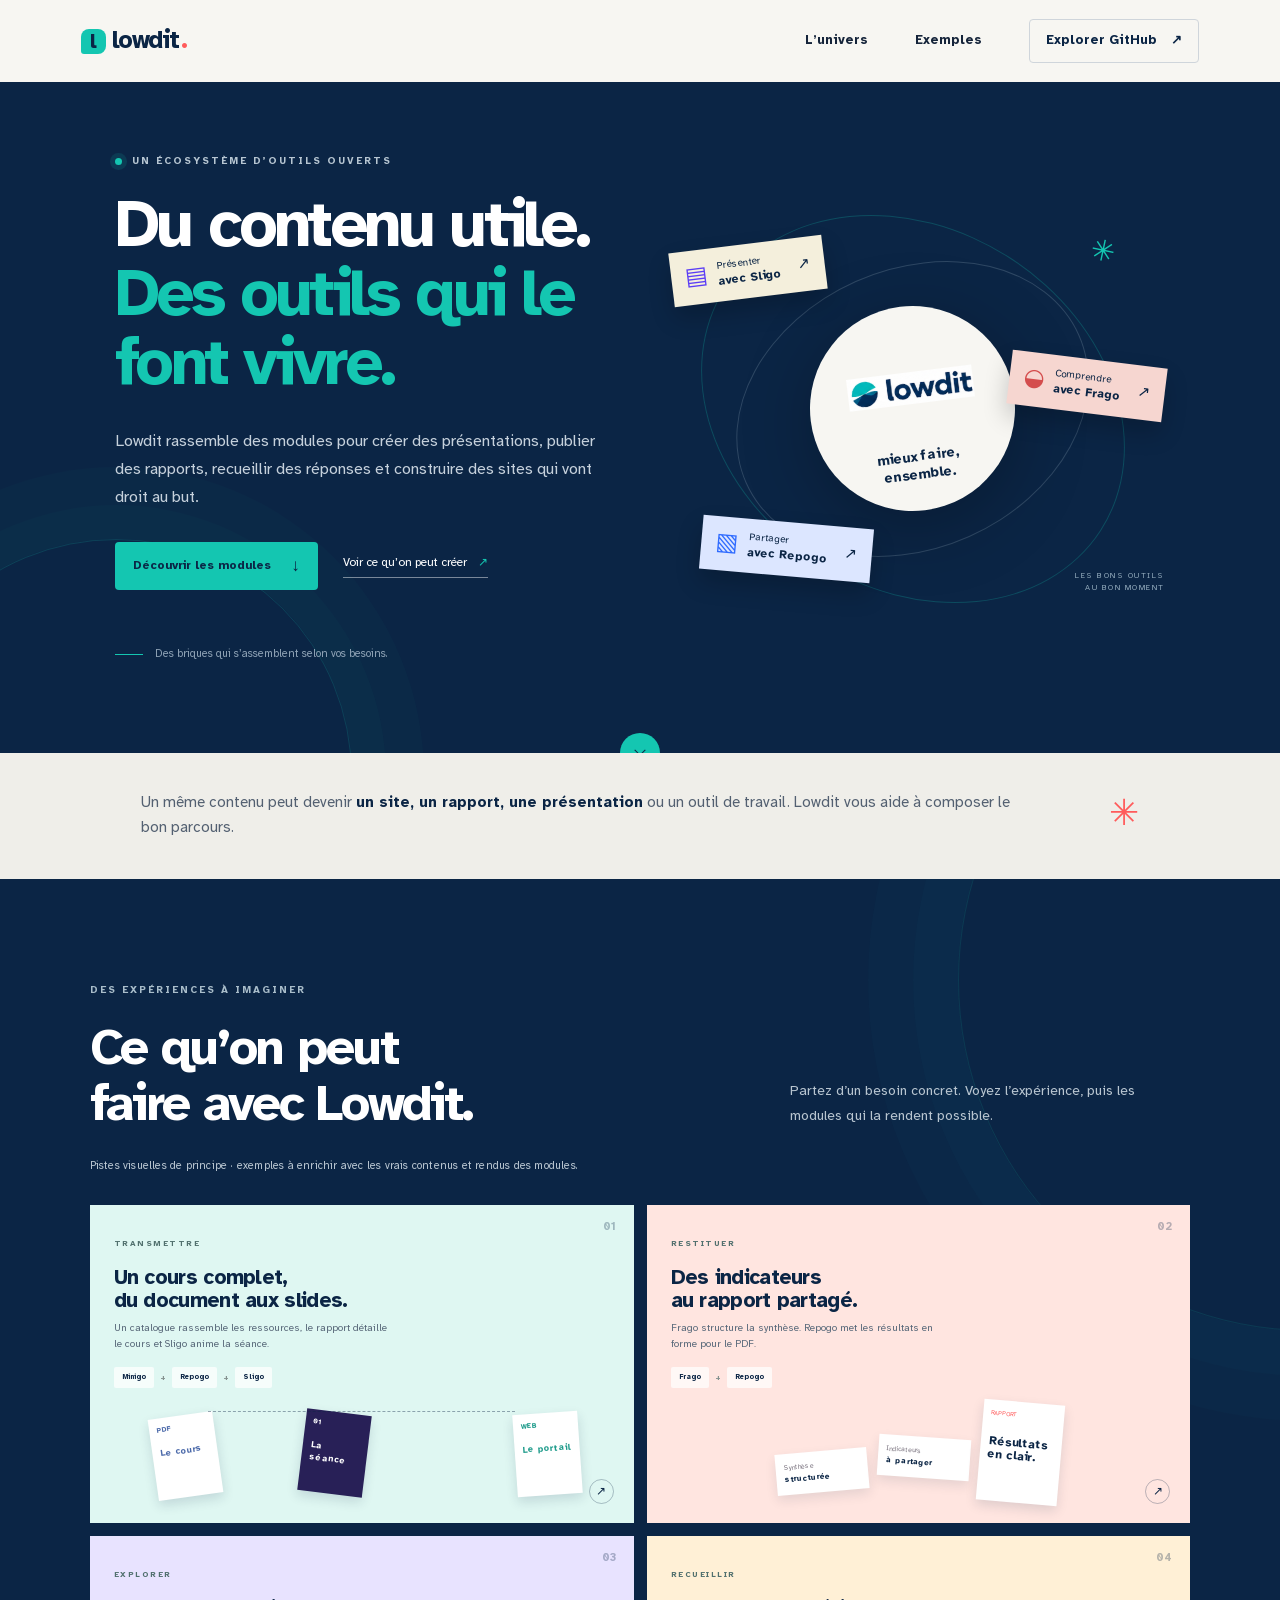
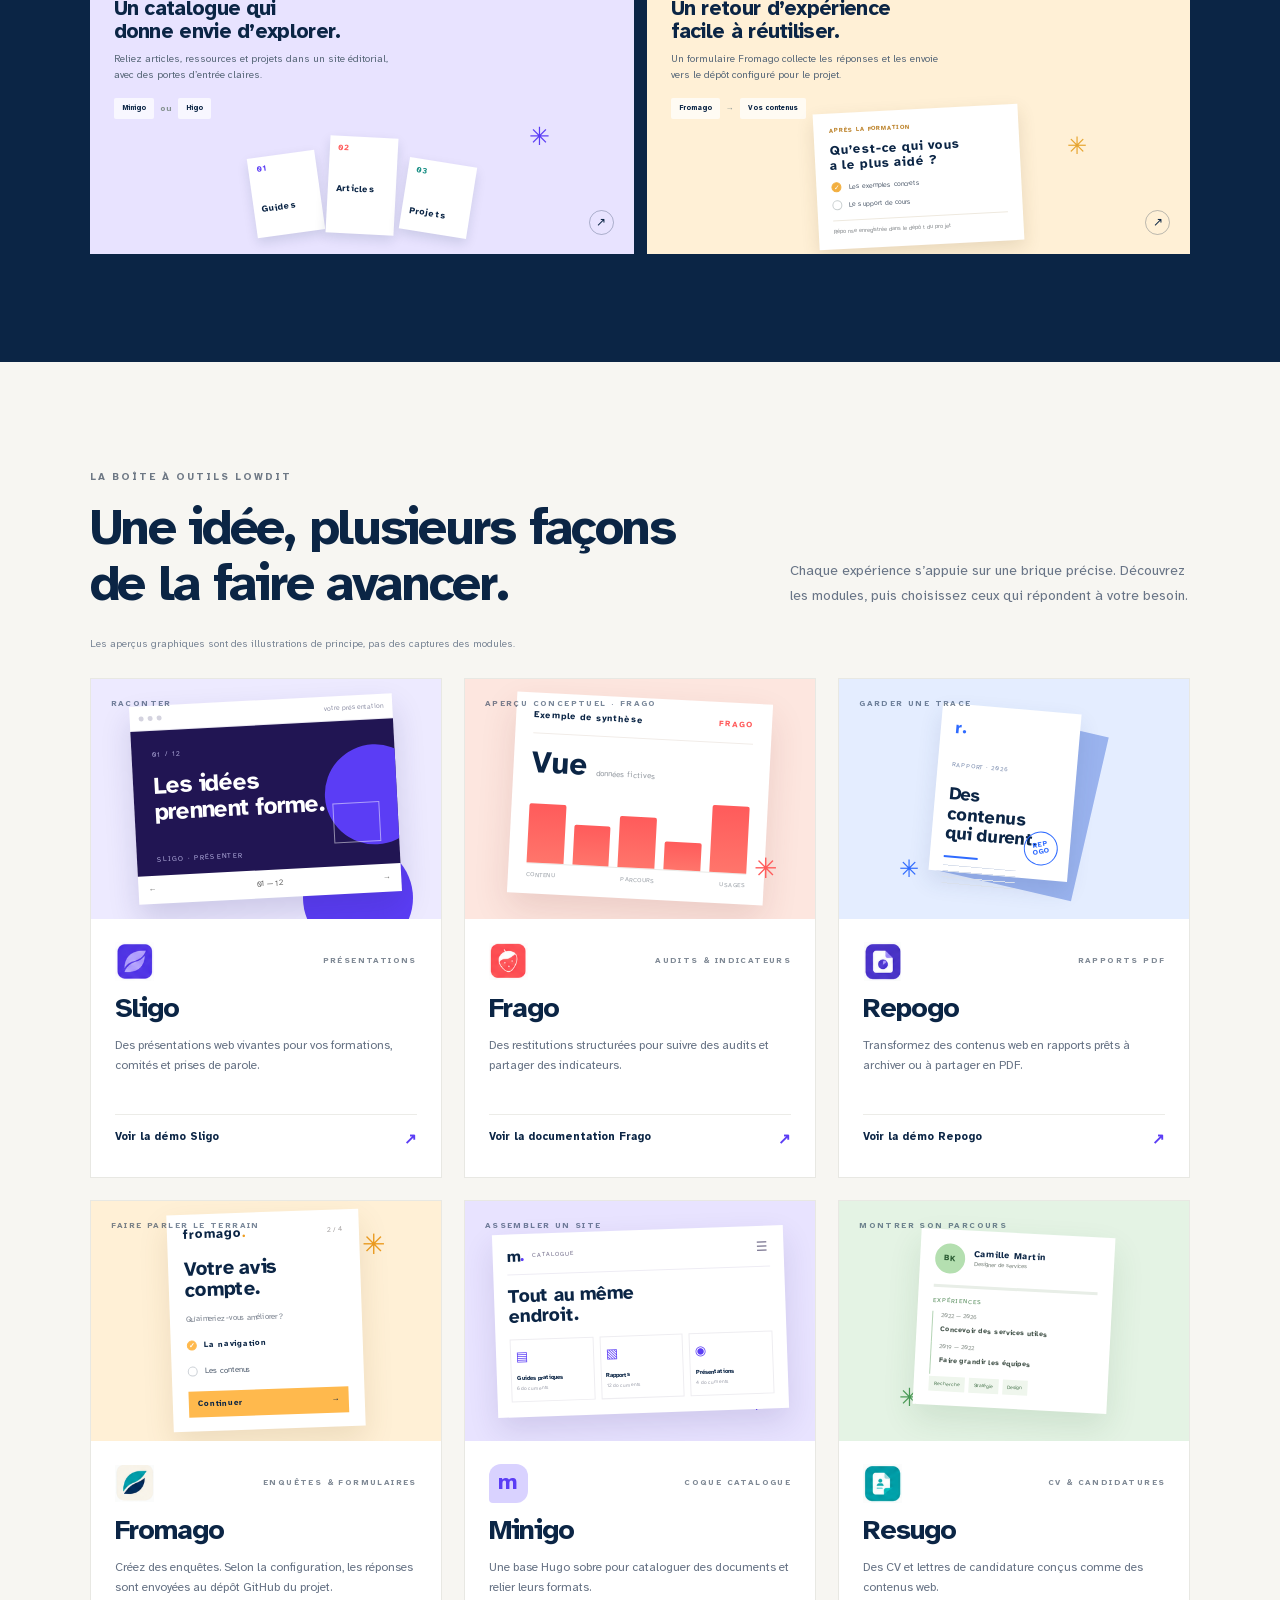
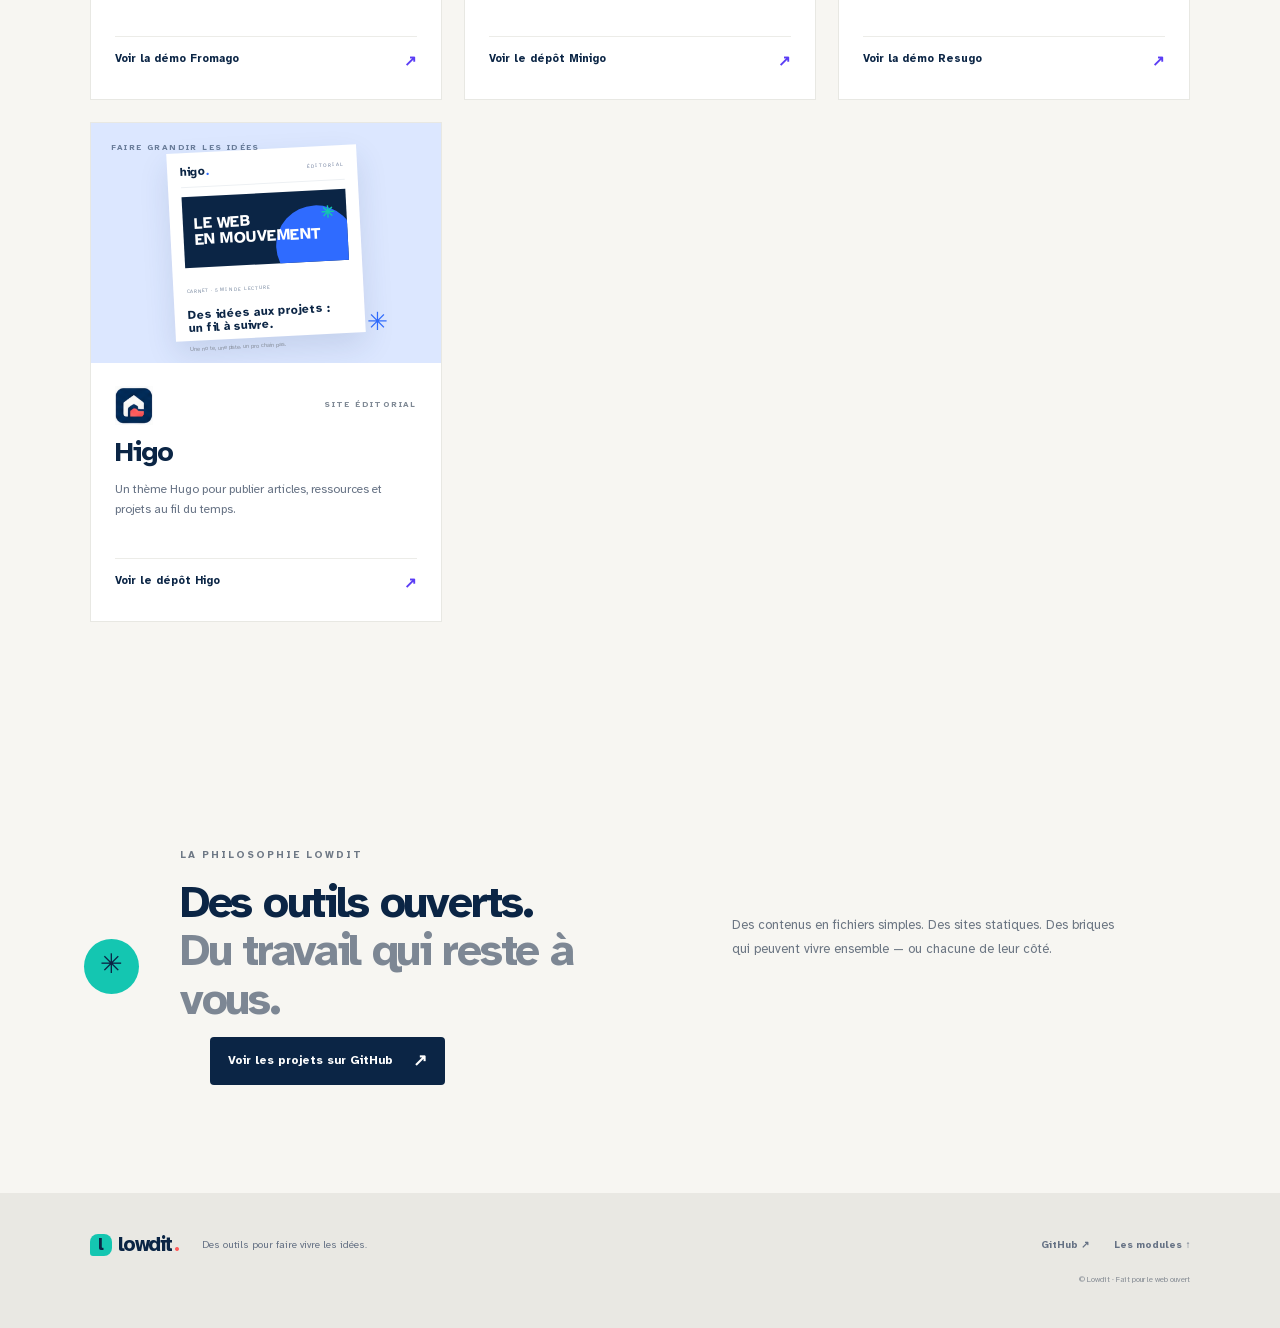
<file: index.html>
<!doctype html>
<html lang="fr">
<head>
  <meta charset="utf-8">
  <meta name="viewport" content="width=device-width, initial-scale=1">
  <meta name="theme-color" content="#0b2545">
  <meta name="description" content="Lowdit imagine des outils ouverts pour concevoir, documenter et partager des projets numériques utiles.">
  <title>Lowdit — Du contenu utile, des outils qui le font vivre</title>
  <link rel="stylesheet" href="styles.css">
</head>
<body>
  <a class="skip-link" href="#contenu">Aller au contenu</a>
  <header class="site-header">
    <a class="wordmark" href="#top" aria-label="Lowdit, accueil"><span class="wordmark-mark" aria-hidden="true">l</span>lowdit<span class="wordmark-dot">.</span></a>
    <nav aria-label="Navigation principale">
      <a href="#univers">L’univers</a>
      <a href="#compositions">Exemples</a>
      <a class="nav-cta" href="https://github.com/lowdit">Explorer GitHub <span aria-hidden="true">↗</span></a>
    </nav>
  </header>

  <main id="contenu">
    <section class="hero" id="top" aria-labelledby="hero-title">
      <div class="hero-copy">
        <p class="eyebrow"><span class="eyebrow-dot"></span> Un écosystème d’outils ouverts</p>
        <h1 id="hero-title">Du contenu utile.<br><span>Des outils qui le font vivre.</span></h1>
        <p class="hero-intro">Lowdit rassemble des modules pour créer des présentations, publier des rapports, recueillir des réponses et construire des sites qui vont droit au but.</p>
        <div class="hero-actions">
          <a class="button button-light" href="#univers">Découvrir les modules <span aria-hidden="true">↓</span></a>
          <a class="text-link" href="#compositions">Voir ce qu’on peut créer <span aria-hidden="true">↗</span></a>
        </div>
        <div class="hero-note"><span class="note-line"></span><span>Des briques qui s’assemblent selon vos besoins.</span></div>
      </div>
      <div class="hero-art" aria-label="Composition graphique des modules Lowdit" role="img">
        <div class="orbit orbit-one"></div><div class="orbit orbit-two"></div>
        <div class="hero-sticker sticker-slides"><span class="sticker-icon">▤</span><span>Présenter<br><b>avec Sligo</b></span><span class="sticker-arrow">↗</span></div>
        <div class="hero-sticker sticker-audit"><span class="sticker-icon">◒</span><span>Comprendre<br><b>avec Frago</b></span><span class="sticker-arrow">↗</span></div>
        <div class="hero-sticker sticker-report"><span class="sticker-icon">▧</span><span>Partager<br><b>avec Repogo</b></span><span class="sticker-arrow">↗</span></div>
        <div class="hero-center"><img src="assets/lowdit-reference.png" alt="" width="160" height="160"><span>mieux faire,<br>ensemble.</span></div>
        <span class="art-spark spark-a">✳</span><span class="art-spark spark-b">✳</span><span class="art-caption">LES BONS OUTILS<br>AU BON MOMENT</span>
      </div>
      <a class="scroll-cue" href="#univers" aria-label="Défiler vers les modules"><span></span></a>
    </section>

    <section class="intro-band" aria-label="Présentation de Lowdit">
      <p>Un même contenu peut devenir <strong>un site, un rapport, une présentation</strong> ou un outil de travail. Lowdit vous aide à composer le bon parcours.</p>
      <span class="intro-symbol" aria-hidden="true">✳</span>
    </section>

    <section class="compositions" id="compositions" aria-labelledby="compositions-title">
      <div class="composition-inner">
        <div class="section-heading composition-heading"><div><p class="eyebrow">Des expériences à imaginer</p><h2 id="compositions-title">Ce qu’on peut<br>faire avec Lowdit.</h2></div><p class="section-lede">Partez d’un besoin concret. Voyez l’expérience, puis les modules qui la rendent possible.</p></div>
        <p class="showcase-note">Pistes visuelles de principe · exemples à enrichir avec les vrais contenus et rendus des modules.</p>
        <div class="recipe-grid">
          <article class="recipe recipe-course"><div class="recipe-number">01</div><div class="recipe-content"><span class="recipe-tag">TRANSMETTRE</span><h3>Un cours complet,<br>du document aux slides.</h3><p>Un catalogue rassemble les ressources, le rapport détaille le cours et Sligo anime la séance.</p><div class="recipe-pills"><span>Minigo</span><b>+</b><span>Repogo</span><b>+</b><span>Sligo</span></div></div><div class="recipe-art course-art"><div class="mini-page mini-doc">PDF<br><span>Le cours</span></div><div class="mini-page mini-slide">01<br><span>La séance</span></div><div class="mini-page mini-site">WEB<br><span>Le portail</span></div></div><a href="#univers" class="recipe-arrow" aria-label="Voir les modules associés">↗</a></article>
          <article class="recipe recipe-audit"><div class="recipe-number">02</div><div class="recipe-content"><span class="recipe-tag">RESTITUER</span><h3>Des indicateurs<br>au rapport partagé.</h3><p>Frago structure la synthèse. Repogo met les résultats en forme pour le PDF.</p><div class="recipe-pills"><span>Frago</span><b>+</b><span>Repogo</span></div></div><div class="recipe-art audit-art"><div class="mini-note note-one">Synthèse<br><b>structurée</b></div><div class="mini-note note-two">Indicateurs<br><b>à partager</b></div><div class="mini-report"><span>RAPPORT</span><b>Résultats<br>en clair.</b></div></div><a href="#univers" class="recipe-arrow" aria-label="Voir les modules associés">↗</a></article>
          <article class="recipe recipe-publish"><div class="recipe-number">03</div><div class="recipe-content"><span class="recipe-tag">EXPLORER</span><h3>Un catalogue qui<br>donne envie d’explorer.</h3><p>Reliez articles, ressources et projets dans un site éditorial, avec des portes d’entrée claires.</p><div class="recipe-pills"><span>Minigo</span><b>ou</b><span>Higo</span></div></div><div class="recipe-art publish-art"><div class="publish-tile tile-one">01<span>Guides</span></div><div class="publish-tile tile-two">02<span>Articles</span></div><div class="publish-tile tile-three">03<span>Projets</span></div><span class="publish-star">✳</span></div><a href="#univers" class="recipe-arrow" aria-label="Voir les modules associés">↗</a></article>
          <article class="recipe recipe-feedback"><div class="recipe-number">04</div><div class="recipe-content"><span class="recipe-tag">RECUEILLIR</span><h3>Un retour d’expérience<br>facile à réutiliser.</h3><p>Un formulaire Fromago collecte les réponses et les envoie vers le dépôt configuré pour le projet.</p><div class="recipe-pills"><span>Fromago</span><b>→</b><span>Vos contenus</span></div></div><div class="recipe-art feedback-art"><div class="feedback-sheet"><span>APRÈS LA FORMATION</span><b>Qu’est-ce qui vous<br>a le plus aidé ?</b><i><span>✓</span> Les exemples concrets</i><i><span></span> Le support de cours</i><small>Réponse enregistrée dans le dépôt du projet</small></div><span class="feedback-spark">✳</span></div><a href="https://github.com/lowdit/fromago" class="recipe-arrow" aria-label="Voir le dépôt Fromago">↗</a></article>
        </div>
      </div>
    </section>

    <section class="modules section-wrap" id="univers" aria-labelledby="modules-title">
      <div class="section-heading">
        <div><p class="eyebrow eyebrow-dark">La boîte à outils Lowdit</p><h2 id="modules-title">Une idée, plusieurs façons<br>de la faire avancer.</h2></div>
        <p class="section-lede">Chaque expérience s’appuie sur une brique précise. Découvrez les modules, puis choisissez ceux qui répondent à votre besoin.</p>
      </div>
      <p class="module-visual-note">Les aperçus graphiques sont des illustrations de principe, pas des captures des modules.</p>
      <div class="module-grid">
        <article class="module-card card-sligo">
          <div class="card-visual visual-sligo"><div class="visual-window"><div class="window-bar"><i></i><i></i><i></i><span>votre présentation</span></div><div class="slide-preview"><div class="slide-kicker">01 / 12</div><div class="slide-title">Les idées<br>prennent forme.</div><div class="slide-block"></div><div class="slide-footer">SLIGO · PRÉSENTER</div></div><div class="slide-nav"><span>←</span><span>01 — 12</span><span>→</span></div></div><span class="visual-orb"></span><span class="visual-label">RACONTER</span></div>
          <div class="card-body"><div class="card-topline"><img src="assets/sligo-reference.png" alt="" width="42" height="42"><span class="card-type">PRÉSENTATIONS</span></div><h3>Sligo</h3><p>Des présentations web vivantes pour vos formations, comités et prises de parole.</p><a class="card-link" href="https://lowdit.github.io/sligo/">Voir la démo Sligo <span aria-hidden="true">↗</span></a></div>
        </article>
        <article class="module-card card-frago">
          <div class="card-visual visual-frago"><span class="visual-label">APERÇU CONCEPTUEL · FRAGO</span><div class="chart-sheet"><div class="chart-head"><span>Exemple de synthèse</span><b>FRAGO</b></div><div class="chart-score"><strong>Vue</strong><span>données fictives</span></div><div class="chart-bars"><i style="--bar:82%"></i><i style="--bar:56%"></i><i style="--bar:71%"></i><i style="--bar:39%"></i><i style="--bar:93%"></i></div><div class="chart-foot"><span>CONTENU</span><span>PARCOURS</span><span>USAGES</span></div></div><span class="chart-spark">✳</span></div>
          <div class="card-body"><div class="card-topline"><img src="assets/frago-reference.png" alt="" width="42" height="42"><span class="card-type">AUDITS & INDICATEURS</span></div><h3>Frago</h3><p>Des restitutions structurées pour suivre des audits et partager des indicateurs.</p><a class="card-link" href="https://lowdit.github.io/frago/docs/">Voir la documentation Frago <span aria-hidden="true">↗</span></a></div>
        </article>
        <article class="module-card card-repogo">
          <div class="card-visual visual-repogo"><span class="visual-label">GARDER UNE TRACE</span><div class="paper-stack"><div class="paper-shadow"></div><div class="paper"><span class="paper-mark">r.</span><span class="paper-kicker">RAPPORT · 2026</span><strong>Des contenus<br>qui durent.</strong><span class="paper-rule"></span><span class="paper-lines"></span><span class="paper-stamp">REP<br>OGO</span></div></div><span class="paper-star">✳</span></div>
          <div class="card-body"><div class="card-topline"><img src="assets/repogo-reference.png" alt="" width="42" height="42"><span class="card-type">RAPPORTS PDF</span></div><h3>Repogo</h3><p>Transformez des contenus web en rapports prêts à archiver ou à partager en PDF.</p><a class="card-link" href="https://lowdit.github.io/repogo/">Voir la démo Repogo <span aria-hidden="true">↗</span></a></div>
        </article>
        <article class="module-card card-fromago">
          <div class="card-visual visual-fromago"><span class="visual-label">FAIRE PARLER LE TERRAIN</span><div class="form-card"><div class="form-top"><span class="form-brand">fromago<span>.</span></span><span class="form-step">2 / 4</span></div><strong>Votre avis<br>compte.</strong><span class="form-question">Qu’aimeriez-vous améliorer ?</span><span class="form-option selected"><i>✓</i> La navigation</span><span class="form-option"><i></i> Les contenus</span><span class="form-next">Continuer <b>→</b></span></div><span class="form-bubble">✳</span></div>
          <div class="card-body"><div class="card-topline"><img src="assets/fromago-reference.png" alt="" width="42" height="42"><span class="card-type">ENQUÊTES & FORMULAIRES</span></div><h3>Fromago</h3><p>Créez des enquêtes. Selon la configuration, les réponses sont envoyées au dépôt GitHub du projet.</p><a class="card-link" href="https://lowdit.github.io/fromago/fr/">Voir la démo Fromago <span aria-hidden="true">↗</span></a></div>
        </article>
        <article class="module-card card-minigo">
          <div class="card-visual visual-minigo"><span class="visual-label">ASSEMBLER UN SITE</span><div class="catalog-window"><div class="catalog-top"><span class="catalog-logo">m<span>.</span></span><span>CATALOGUE</span><i>☰</i></div><div class="catalog-title">Tout au même<br>endroit.</div><div class="catalog-cards"><div><i>▤</i><b>Guides pratiques</b><span>6 documents</span></div><div><i>▧</i><b>Rapports</b><span>12 documents</span></div><div><i>◉</i><b>Présentations</b><span>4 documents</span></div></div></div><span class="catalog-flower">✳</span></div>
          <div class="card-body"><div class="card-topline"><span class="module-monogram mono-minigo">m</span><span class="card-type">COQUE CATALOGUE</span></div><h3>Minigo</h3><p>Une base Hugo sobre pour cataloguer des documents et relier leurs formats.</p><a class="card-link" href="https://github.com/lowdit/minigo">Voir le dépôt Minigo <span aria-hidden="true">↗</span></a></div>
        </article>
        <article class="module-card card-resugo">
          <div class="card-visual visual-resugo"><span class="visual-label">MONTRER SON PARCOURS</span><div class="cv-sheet"><div class="cv-head"><span class="cv-avatar">BK</span><span><b>Camille Martin</b><i>Designer de services</i></span></div><div class="cv-line wide"></div><div class="cv-section">EXPÉRIENCES</div><div class="cv-entry"><i>2022 — 2026</i><b>Concevoir des services utiles</b></div><div class="cv-entry"><i>2019 — 2022</i><b>Faire grandir les équipes</b></div><div class="cv-skills"><span>Recherche</span><span>Stratégie</span><span>Design</span></div></div><span class="cv-spark">✳</span></div>
          <div class="card-body"><div class="card-topline"><img src="assets/resugo-reference.png" alt="" width="42" height="42"><span class="card-type">CV & CANDIDATURES</span></div><h3>Resugo</h3><p>Des CV et lettres de candidature conçus comme des contenus web.</p><a class="card-link" href="https://lowdit.github.io/resugo/">Voir la démo Resugo <span aria-hidden="true">↗</span></a></div>
        </article>
        <article class="module-card card-higo">
          <div class="card-visual visual-higo"><span class="visual-label">FAIRE GRANDIR LES IDÉES</span><div class="editorial-page"><div class="editorial-header"><span>higo<span>.</span></span><i>ÉDITORIAL</i></div><div class="editorial-image"><span>LE WEB<br>EN MOUVEMENT</span><b>✳</b></div><span class="editorial-meta">CARNET · 5 MIN DE LECTURE</span><strong>Des idées aux projets :<br>un fil à suivre.</strong><span class="editorial-author">Une note, une piste, un prochain pas.</span></div><span class="higo-star">✳</span></div>
          <div class="card-body"><div class="card-topline"><img src="assets/higo-reference.png" alt="" width="42" height="42"><span class="card-type">SITE ÉDITORIAL</span></div><h3>Higo</h3><p>Un thème Hugo pour publier articles, ressources et projets au fil du temps.</p><a class="card-link" href="https://github.com/lowdit/higo">Voir le dépôt Higo <span aria-hidden="true">↗</span></a></div>
        </article>
      </div>
    </section>

    <section class="manifesto" aria-labelledby="manifesto-title"><div class="manifesto-mark" aria-hidden="true">✳</div><div><p class="eyebrow eyebrow-dark">La philosophie Lowdit</p><h2 id="manifesto-title">Des outils ouverts.<br><span>Du travail qui reste à vous.</span></h2></div><p>Des contenus en fichiers simples. Des sites statiques. Des briques qui peuvent vivre ensemble — ou chacune de leur côté.</p><a class="button button-dark" href="https://github.com/lowdit">Voir les projets sur GitHub <span aria-hidden="true">↗</span></a></section>
  </main>

  <footer class="site-footer"><a class="wordmark footer-wordmark" href="#top"><span class="wordmark-mark" aria-hidden="true">l</span>lowdit<span class="wordmark-dot">.</span></a><p>Des outils pour faire vivre les idées.</p><div class="footer-links"><a href="https://github.com/lowdit">GitHub <span aria-hidden="true">↗</span></a><a href="#univers">Les modules ↑</a></div><span class="footer-note">© Lowdit · Fait pour le web ouvert</span></footer>
</body>
</html>
</file>
<file: styles.css>
@font-face{font-family:Atkinson;src:url('assets/Atkinson-Regular.woff2') format('woff2');font-weight:400;font-display:swap}
@font-face{font-family:Atkinson;src:url('assets/Atkinson-Bold.woff2') format('woff2');font-weight:700;font-display:swap}

:root{--navy:#0b2545;--teal:#14c6b1;--coral:#ff5b5b;--cream:#f7f6f2;--violet:#5b3df5;--blue:#2f6bff;--ink:#15243a;--muted:#657184;--line:#e6e6e1;--display:'Space Grotesk','Atkinson',Arial,sans-serif;--body:'Inter','Atkinson',Arial,sans-serif}
*{box-sizing:border-box}
html{scroll-behavior:smooth;scroll-padding-top:90px}
body{margin:0;background:var(--cream);color:var(--ink);font-family:var(--body);font-size:16px;line-height:1.55;-webkit-font-smoothing:antialiased}
a{color:inherit}
.skip-link{position:absolute;z-index:20;top:8px;left:8px;padding:10px 14px;transform:translateY(-160%);background:#fff;color:var(--navy);border-radius:5px}.skip-link:focus{transform:none}
.site-header{height:82px;padding:0 clamp(24px,6.3vw,100px);display:flex;align-items:center;justify-content:space-between;background:var(--cream);position:relative;z-index:5}
.wordmark{text-decoration:none;font:700 25px/1 var(--display);letter-spacing:-1.5px;color:var(--navy);display:inline-flex;align-items:center;gap:2px}.wordmark-mark{width:25px;height:25px;margin-right:4px;border-radius:8px 8px 8px 3px;background:var(--teal);color:var(--navy);font-size:21px;text-align:center;line-height:26px}.wordmark-dot{color:var(--coral)}
.site-header nav{display:flex;align-items:center;gap:clamp(22px,3.7vw,58px);font-size:13px;font-weight:600}.site-header nav>a{text-decoration:none}.site-header nav>a:not(.nav-cta):hover,.footer-links a:hover{color:var(--violet)}.nav-cta{color:var(--navy);padding:11px 16px;border:1px solid #cfd5db;border-radius:4px;transition:background .2s,color .2s,border-color .2s}.nav-cta:hover{background:var(--navy);border-color:var(--navy);color:white}.nav-cta span{margin-left:10px}
.hero{min-height:620px;background:var(--navy);color:white;padding:72px clamp(24px,9vw,145px) 90px;position:relative;display:grid;grid-template-columns:1.04fr .96fr;align-items:center;overflow:hidden}.hero:after{content:"";position:absolute;left:-120px;bottom:-258px;width:470px;height:470px;border:1px solid rgba(20,198,177,.17);border-radius:50%;box-shadow:0 0 0 34px rgba(20,198,177,.025),0 0 0 72px rgba(20,198,177,.025);pointer-events:none}
.hero-copy{max-width:630px;position:relative;z-index:2}.eyebrow{font-size:10px;letter-spacing:2px;text-transform:uppercase;font-weight:700;display:flex;gap:10px;align-items:center;margin:0 0 24px;color:#b7c6d2}.eyebrow-dot{display:inline-block;background:var(--teal);height:7px;width:7px;border-radius:50%;box-shadow:0 0 0 5px rgba(20,198,177,.13)}.hero h1{font:600 clamp(42px,5.2vw,72px)/1.04 var(--display);letter-spacing:-3.8px;margin:0;max-width:680px}.hero h1 span{color:var(--teal)}.hero-intro{font-size:16px;line-height:1.75;color:#c6d1dc;max-width:500px;margin:27px 0 30px}.hero-actions{display:flex;align-items:center;gap:25px;flex-wrap:wrap}.button{display:inline-flex;align-items:center;gap:20px;min-height:48px;padding:0 18px;border-radius:4px;text-decoration:none;font-size:12px;font-weight:700;transition:transform .2s,background .2s,color .2s}.button:hover{transform:translateY(-3px)}.button-light{background:var(--teal);color:var(--navy)}.button-light:hover{background:#39dac8}.button span{font-size:17px}.text-link{color:white;font-size:12px;text-decoration:none;border-bottom:1px solid rgba(255,255,255,.45);padding:0 0 5px}.text-link span{margin-left:8px;color:var(--teal)}.hero-note{display:flex;align-items:center;gap:12px;color:#8da1b4;font-size:11px;margin-top:56px}.note-line{width:28px;height:1px;background:var(--teal)}
.hero-art{height:445px;max-width:510px;width:100%;justify-self:end;position:relative;display:grid;place-items:center}.orbit{position:absolute;border:1px solid rgba(195,215,226,.19);border-radius:50%;transform:rotate(-24deg)}.orbit-one{width:365px;height:280px}.orbit-two{width:448px;height:360px;transform:rotate(33deg);border-color:rgba(20,198,177,.24)}.hero-center{width:205px;height:205px;border-radius:50%;background:var(--cream);color:var(--navy);display:flex;align-items:center;justify-content:center;flex-direction:column;position:relative;z-index:1;box-shadow:0 16px 70px rgba(0,0,0,.25);font:700 14px/1.25 var(--display);text-align:center;letter-spacing:-.2px;transform:rotate(-7deg)}.hero-center img{width:126px;height:126px;object-fit:contain;margin-top:-8px}.hero-center span{margin-top:-2px}.hero-sticker{display:flex;align-items:center;position:absolute;z-index:2;color:var(--navy);box-shadow:0 12px 25px rgba(0,0,0,.2);padding:12px 14px;gap:10px;font-size:10px;line-height:1.25;transform:rotate(-7deg);transition:transform .25s}.hero-sticker:hover{transform:rotate(0) scale(1.05)}.hero-sticker b{font-size:12px}.sticker-icon{font-size:24px}.sticker-arrow{margin-left:7px;font-size:15px}.sticker-slides{left:2%;top:58px;background:#f4efdc}.sticker-slides .sticker-icon{color:var(--violet)}.sticker-audit{right:0;top:173px;background:#f6d6d0;transform:rotate(7deg)}.sticker-audit .sticker-icon{color:#d44d4d}.sticker-report{left:8%;bottom:55px;background:#dce6ff;transform:rotate(5deg)}.sticker-report .sticker-icon{color:var(--blue)}.art-spark{position:absolute;color:var(--teal);font-size:29px}.spark-a{right:10%;top:45px;transform:rotate(12deg)}.spark-b{left:13%;bottom:80px;color:var(--coral);font-size:20px}.art-caption{position:absolute;right:0;bottom:37px;font-size:8px;letter-spacing:1.5px;line-height:1.5;color:#8ca4b6;text-align:right}.scroll-cue{position:absolute;bottom:0;left:50%;width:40px;height:40px;background:var(--teal);display:grid;place-items:center;border-radius:50%;transform:translate(-50%,50%);z-index:3}.scroll-cue span{width:8px;height:8px;border-right:1px solid var(--navy);border-bottom:1px solid var(--navy);transform:rotate(45deg) translate(-2px,-2px)}
.intro-band{min-height:126px;padding:28px clamp(24px,11vw,175px);display:flex;align-items:center;justify-content:space-between;background:#efeee9;color:#536071}.intro-band p{max-width:870px;font-size:15px;line-height:1.65;margin:0}.intro-band strong{color:var(--navy);font-weight:700}.intro-symbol{font-size:36px;color:var(--coral);margin-left:30px;flex:none}
.section-wrap{max-width:1360px;margin:auto;padding:108px clamp(24px,7vw,100px) 120px}.section-heading{display:flex;justify-content:space-between;align-items:end;gap:50px;margin:0 0 48px}.eyebrow-dark{color:#6e7885;margin-bottom:17px}.section-heading h2,.composition-heading h2,.manifesto h2{font:600 clamp(34px,4vw,52px)/1.09 var(--display);letter-spacing:-2.3px;color:var(--navy);margin:0}.section-lede{max-width:400px;color:#687486;font-size:14px;line-height:1.75;margin:0 0 5px}.module-grid{display:grid;grid-template-columns:repeat(3,minmax(0,1fr));gap:22px}.module-card{background:#fff;min-width:0;border:1px solid #e8e8e3;transition:transform .25s,box-shadow .25s;overflow:hidden}.module-card:hover{transform:translateY(-7px);box-shadow:0 18px 45px rgba(11,37,69,.11)}.card-visual{height:240px;position:relative;overflow:hidden;display:flex;align-items:center;justify-content:center}.visual-label{position:absolute;left:20px;top:19px;font-size:8px;letter-spacing:1.4px;font-weight:700;z-index:2;color:rgba(11,37,69,.55)}.card-body{padding:23px 24px 25px}.card-topline{display:flex;align-items:center;justify-content:space-between;margin-bottom:14px}.card-topline img{width:39px;height:39px;object-fit:contain}.card-type{font-size:8px;letter-spacing:1.4px;color:#7e8894;font-weight:700;text-align:right}.card-body h3{font:600 28px/1.1 var(--display);letter-spacing:-1px;color:var(--navy);margin:0 0 10px}.card-body p{font-size:12px;color:#667284;line-height:1.7;min-height:61px;margin:0 0 17px}.card-link{border-top:1px solid #ecece8;padding-top:14px;display:flex;justify-content:space-between;text-decoration:none;font-size:11px;font-weight:700;color:var(--navy)}.card-link span{color:var(--violet);font-size:15px;transition:transform .2s}.card-link:hover span{transform:translate(3px,-3px)}.module-monogram{width:39px;height:39px;border-radius:12px 12px 12px 4px;display:grid;place-items:center;font:700 22px var(--display)}
.visual-sligo{background:#edeaff}.visual-window{width:75%;max-width:275px;background:#fff;box-shadow:0 15px 30px rgba(43,34,114,.17);transform:rotate(-3deg);z-index:1}.window-bar{height:25px;border-bottom:1px solid #eceaf4;display:flex;align-items:center;padding:0 9px;gap:4px;color:#9395aa;font-size:7px}.window-bar i{width:5px;height:5px;background:#d4d3df;border-radius:50%}.window-bar span{margin-left:auto}.slide-preview{height:145px;background:#211553;color:#fff;padding:19px 20px;position:relative;overflow:hidden}.slide-preview:after{content:"";width:100px;height:100px;border-radius:50%;background:#5b3df5;position:absolute;right:-28px;top:25px}.slide-kicker,.slide-footer{font-size:7px;letter-spacing:1.3px;color:#aaa5d6;position:relative;z-index:1}.slide-title{font:600 24px/1.08 var(--display);letter-spacing:-1px;margin-top:14px;position:relative;z-index:1}.slide-block{position:absolute;right:18px;bottom:23px;width:47px;height:40px;border:1px solid rgba(255,255,255,.5);z-index:1}.slide-footer{position:absolute;bottom:10px;left:20px}.slide-nav{display:flex;justify-content:space-between;padding:8px 10px;font-size:8px;color:#666}.visual-orb{position:absolute;width:110px;height:110px;border-radius:50%;background:var(--violet);right:8%;bottom:-34px}.visual-frago{background:#fde6df}.chart-sheet{background:#fff;width:73%;max-width:270px;padding:18px 18px 14px;box-shadow:0 15px 35px rgba(126,50,50,.14);transform:rotate(3deg);position:relative}.chart-head{display:flex;justify-content:space-between;font:600 9px var(--display);color:var(--navy);padding-bottom:12px;border-bottom:1px solid #f1ece8}.chart-head b{font-size:8px;color:var(--coral);letter-spacing:1px}.chart-score{display:flex;align-items:baseline;gap:9px;margin:12px 0 7px}.chart-score strong{font:600 31px var(--display);color:var(--navy)}.chart-score span{font-size:8px;color:#949aa1}.chart-bars{height:73px;display:flex;align-items:end;gap:9px;border-bottom:1px solid #e9e9e6}.chart-bars i{display:block;flex:1;height:var(--bar);background:linear-gradient(0deg,#ff756b,var(--coral));border-radius:2px 2px 0 0}.chart-foot{display:flex;justify-content:space-between;margin-top:7px;font-size:6px;color:#9da3aa;letter-spacing:.5px}.chart-spark{position:absolute;right:11%;bottom:27px;color:var(--coral);font-size:28px}.visual-repogo{background:#e4edff}.paper-stack{position:relative;width:158px;height:180px;transform:rotate(5deg);z-index:1}.paper-shadow{position:absolute;width:139px;height:168px;left:18px;top:10px;background:#9ab3ee;transform:rotate(8deg)}.paper{background:white;width:139px;height:168px;position:relative;padding:14px;box-shadow:0 10px 22px rgba(38,67,124,.12)}.paper-mark{font:700 17px var(--display);color:var(--blue);display:block;margin-bottom:12px}.paper-kicker{font-size:6px;letter-spacing:1px;color:#7b8cae}.paper strong{font:600 18px/1.1 var(--display);letter-spacing:-.6px;display:block;color:var(--navy);margin-top:10px}.paper-rule{display:block;width:34px;height:2px;background:var(--blue);margin-top:11px}.paper-lines{display:block;width:73px;height:22px;margin-top:7px;background:repeating-linear-gradient(to bottom,#d9e0ec 0 1px,transparent 1px 6px)}.paper-stamp{position:absolute;right:12px;bottom:14px;border:1px solid var(--blue);border-radius:50%;width:34px;height:34px;display:grid;place-content:center;text-align:center;font:700 7px/1 var(--display);color:var(--blue);transform:rotate(-13deg)}.paper-star{position:absolute;left:17%;bottom:30px;color:var(--blue);font-size:24px}.visual-fromago{background:#fff0d6}.form-card{position:relative;width:192px;background:white;padding:13px 16px 14px;box-shadow:0 13px 30px rgba(117,83,26,.13);transform:rotate(-2deg);z-index:1}.form-top{display:flex;justify-content:space-between;align-items:center;margin-bottom:17px}.form-brand{font:700 13px var(--display);color:var(--navy)}.form-brand span{color:#ed9c20}.form-step{font-size:7px;color:#a4a0a0}.form-card>strong{display:block;font:600 20px/1.06 var(--display);color:var(--navy);letter-spacing:-.7px}.form-question{display:block;font-size:8px;color:#7c8490;margin:12px 0 6px}.form-option{height:26px;display:flex;align-items:center;gap:7px;font-size:8px;color:#536071}.form-option i{width:10px;height:10px;border:1px solid #cbd0d6;border-radius:50%;font-style:normal;font-size:7px;text-align:center;line-height:9px}.form-option.selected{color:var(--navy);font-weight:700}.form-option.selected i{background:#ffb94d;color:#fff;border-color:#ffb94d}.form-next{margin-top:7px;background:#ffb94d;padding:7px 9px;display:flex;justify-content:space-between;font-size:8px;font-weight:700;color:var(--navy)}.form-bubble{position:absolute;right:16%;top:24px;color:#ed9c20;font-size:28px}.visual-observer{background:#dff7f2}.observer-board{width:79%;max-width:290px;background:#fff;border:1px solid #cbe7e1;padding:13px 14px;z-index:1;box-shadow:0 13px 30px rgba(15,100,88,.11);transform:rotate(2deg)}.observer-top{display:flex;justify-content:space-between;color:var(--navy);font-size:7px;letter-spacing:1px;font-weight:700;border-bottom:1px solid #e8efed;padding-bottom:9px}.live-dot{font-size:6px;color:#23967f;letter-spacing:.4px}.observer-row{height:31px;display:flex;align-items:center;gap:8px;border-bottom:1px solid #f0f2ef;font-size:8px;color:#536071}.observer-row b{margin-left:auto;color:var(--navy);font-size:7px}.status{width:7px;height:7px;border-radius:50%}.status-ok{background:#2bb99e}.status-mid{background:#ffb34d}.observer-bottom{font-size:6px;color:#98a5a6;margin-top:10px}.observer-lens{position:absolute;right:16%;bottom:32px;font:44px var(--display);color:#14a893}.mono-observer{background:var(--teal);color:var(--navy)}.visual-kit{background:#ffe5e0}.kit-folder{width:190px;position:relative;margin-top:17px;z-index:1;transform:rotate(-4deg)}.folder-tab{background:var(--coral);color:#fff;width:98px;padding:7px 9px 12px;font-size:7px;letter-spacing:1px;font-weight:700;border-radius:4px 4px 0 0}.folder-page{background:#fff;padding:14px 13px 12px;box-shadow:0 12px 25px rgba(119,62,59,.12)}.folder-page b{font-size:8px;font-weight:600;color:#465365;display:inline-block;margin-left:7px}.check{display:inline-grid;place-items:center;width:11px;height:11px;border:1px solid #cfd3d3;border-radius:2px;vertical-align:middle;color:white;font-size:8px}.check.checked{background:#25b39e;border-color:#25b39e}.folder-tag{font-size:6px;letter-spacing:1px;color:#ad7773;margin-top:13px}.kit-spark{position:absolute;right:17%;top:55px;font-size:24px;color:var(--coral)}.mono-kit{background:#ffc4b9;color:var(--navy)}.visual-minigo{background:#e8e3ff}.catalog-window{width:83%;max-width:300px;background:white;padding:12px 14px 15px;z-index:1;box-shadow:0 13px 30px rgba(58,45,120,.14);transform:rotate(-2deg)}.catalog-top{display:flex;align-items:center;gap:8px;border-bottom:1px solid #eeecf4;padding-bottom:8px;color:#78738f;font-size:6px;letter-spacing:1px}.catalog-logo{font:700 16px var(--display);letter-spacing:-1px;color:var(--navy)}.catalog-logo span{color:var(--violet)}.catalog-top i{margin-left:auto;font-style:normal;font-size:13px}.catalog-title{font:600 19px/1.06 var(--display);letter-spacing:-.7px;color:var(--navy);margin:12px 0}.catalog-cards{display:grid;grid-template-columns:repeat(3,1fr);gap:6px}.catalog-cards>div{border:1px solid #eeedf1;padding:8px 5px;display:flex;flex-direction:column;min-height:62px}.catalog-cards i{font-style:normal;color:var(--violet);font-size:13px;margin-bottom:5px}.catalog-cards b{font-size:6px;color:var(--navy)}.catalog-cards span{font-size:5px;color:#9b9eaa;margin-top:2px}.catalog-flower{position:absolute;bottom:18px;right:14%;color:var(--violet);font-size:23px}.mono-minigo{background:#d9d2ff;color:var(--violet)}.visual-resugo{background:#e4f3e4}.cv-sheet{width:194px;background:white;padding:14px 15px;box-shadow:0 14px 32px rgba(43,96,51,.12);transform:rotate(3deg);z-index:1}.cv-head{display:flex;gap:9px;align-items:center;margin-bottom:11px}.cv-avatar{width:30px;height:30px;background:#b4dfb0;border-radius:50%;display:grid;place-items:center;font:700 8px var(--display);color:#295b32}.cv-head b,.cv-head i{display:block}.cv-head b{font:600 9px var(--display);color:var(--navy)}.cv-head i{font-style:normal;font-size:6px;color:#78827b}.cv-line{height:3px;background:#e8eee7;margin-bottom:9px}.cv-line.wide{width:100%}.cv-section{font-size:6px;letter-spacing:1px;color:#568c5c;margin:9px 0 6px}.cv-entry{border-left:1px solid #b4d4b5;padding:0 0 8px 8px;display:flex;flex-direction:column;gap:3px}.cv-entry i{font-size:6px;color:#87908a;font-style:normal}.cv-entry b{font-size:7px;color:#43534a}.cv-skills{display:flex;gap:4px;margin-top:2px}.cv-skills span{font-size:5px;padding:4px 5px;background:#eff6ed;color:#4b7750}.cv-spark{position:absolute;left:17%;bottom:22px;color:#4b9b57;font-size:25px}.visual-higo{background:#dce7ff}.editorial-page{width:190px;height:188px;background:#fff;padding:12px 13px;box-shadow:0 13px 30px rgba(36,59,111,.13);transform:rotate(-3deg);z-index:1}.editorial-header{display:flex;justify-content:space-between;align-items:center;padding-bottom:7px;border-bottom:1px solid #edf0f3}.editorial-header>span{font:700 12px var(--display);color:var(--navy)}.editorial-header>span span{color:var(--blue)}.editorial-header i{font-style:normal;font-size:5px;letter-spacing:1px;color:#7a88a4}.editorial-image{height:71px;margin:9px 0;background:#0b2545;position:relative;display:flex;align-items:center;padding-left:11px;overflow:hidden}.editorial-image:after{content:"";position:absolute;width:80px;height:80px;background:var(--blue);border-radius:50%;right:-8px;top:15px}.editorial-image span{font:600 16px/.95 var(--display);letter-spacing:-.5px;color:white;z-index:1}.editorial-image b{position:absolute;right:13px;top:12px;color:#14c6b1;z-index:2;font-size:16px}.editorial-meta{font-size:5px;letter-spacing:.8px;color:#8090a6}.editorial-page>strong{display:block;font:600 12px/1.1 var(--display);color:var(--navy);margin-top:7px}.editorial-author{font-size:6px;color:#8b93a0}.higo-star{position:absolute;right:15%;bottom:20px;color:var(--blue);font-size:25px}.visual-editor{background:#e1e9e9}.editor-window{width:78%;max-width:285px;background:#f9fbfa;box-shadow:0 14px 28px rgba(29,68,69,.13);z-index:1;transform:rotate(2deg)}.editor-toolbar{height:26px;padding:0 10px;display:flex;align-items:center;justify-content:space-between;border-bottom:1px solid #e3e9e7;font-size:7px;color:#344d4f}.editor-toolbar span:last-child{font-size:5px;letter-spacing:1px;color:#9aa8a6}.editor-content{height:111px;padding:13px 13px;display:grid;grid-template-columns:19px 1fr;align-content:start;row-gap:11px;font:8px/1.4 monospace;color:#29464a}.line-no{color:#a5b1b0}.editor-content b{font-weight:700;color:#255b57}.editor-content i{font-style:normal;color:#687d7b}.editor-cursor{display:inline-block;width:5px;height:9px;background:var(--teal);grid-column:2}.editor-status{height:23px;background:#edf2f0;padding:0 9px;display:flex;align-items:center;justify-content:space-between;color:#6b7c79;font-size:6px}.editor-status span:first-child{color:#20937e}.editor-flower{position:absolute;right:13%;bottom:27px;color:#298b80;font-size:25px}.mono-editor{background:#d3e7e3;color:#26766f}
.compositions{background:var(--navy);color:white;padding:104px clamp(24px,7vw,100px) 108px;position:relative;overflow:hidden}.compositions:before{content:"";position:absolute;width:700px;height:700px;border-radius:50%;border:1px solid rgba(20,198,177,.13);right:-380px;top:-250px;box-shadow:0 0 0 45px rgba(20,198,177,.02),0 0 0 90px rgba(20,198,177,.02)}.composition-inner{max-width:1160px;margin:auto;position:relative}.composition-heading{margin-bottom:49px}.composition-heading h2{color:#fff}.composition-heading .eyebrow{color:#a9bdca}.composition-heading .section-lede{color:#b8c5d0}.recipe-grid{display:grid;grid-template-columns:repeat(3,1fr);gap:13px}.recipe{min-height:347px;padding:25px 24px 20px;position:relative;overflow:hidden;display:flex;flex-direction:column}.recipe-course{background:#dff7f2;color:var(--navy)}.recipe-audit{background:#ffe5e0;color:var(--navy)}.recipe-publish{background:#e8e3ff;color:var(--navy)}.recipe-number{position:absolute;right:18px;top:15px;color:rgba(11,37,69,.3);font:600 11px var(--display)}.recipe-tag{font-size:8px;letter-spacing:1.5px;color:#51706e;font-weight:700}.recipe h3{font:600 21px/1.08 var(--display);letter-spacing:-.7px;margin:12px 0 9px;color:var(--navy)}.recipe-content p{max-width:280px;font-size:10px;line-height:1.6;color:#586879;margin:0}.recipe-pills{display:flex;gap:6px;align-items:center;flex-wrap:wrap;margin-top:14px;position:relative;z-index:1}.recipe-pills span{background:rgba(255,255,255,.72);padding:5px 8px;font-size:7px;border-radius:2px;font-weight:700}.recipe-pills b{font-size:8px;color:#84918f}.recipe-art{height:115px;position:relative;margin-top:auto}.course-art .mini-page{position:absolute;width:65px;height:82px;box-shadow:0 5px 12px rgba(11,37,69,.14);font-size:7px;padding:8px;font-weight:700;line-height:1.3}.mini-page span{font-size:9px;display:block;margin-top:13px}.mini-doc{background:#fff;left:8%;bottom:6px;transform:rotate(-8deg);color:#4c6aaa}.mini-slide{background:#282057;color:white;left:38%;bottom:9px;transform:rotate(7deg)}.mini-slide span{font-size:9px}.mini-site{background:#fff;right:6%;bottom:8px;transform:rotate(-4deg);color:#209c8c}.course-art:after{content:"";position:absolute;left:19%;top:23px;width:62%;border-top:1px dashed rgba(11,37,69,.4)}.audit-art{display:flex;align-items:end;justify-content:center;gap:10px}.mini-note{background:#fff;width:92px;padding:9px 8px;font-size:7px;color:#7c7580;box-shadow:0 5px 12px rgba(11,37,69,.1);transform:rotate(-5deg);margin-bottom:11px}.mini-note b{color:var(--navy);font-size:8px}.note-two{transform:rotate(4deg);margin-bottom:25px}.mini-report{background:#fff;width:81px;height:101px;padding:9px 8px;box-shadow:0 5px 12px rgba(11,37,69,.13);transform:rotate(5deg);font-size:6px;color:var(--coral)}.mini-report b{display:block;margin-top:18px;font:600 12px/1.05 var(--display);color:var(--navy)}.publish-art{display:flex;align-items:end;justify-content:center;gap:8px}.publish-tile{height:80px;width:68px;padding:8px;background:#fff;box-shadow:0 5px 12px rgba(11,37,69,.13);font:700 8px var(--display);color:var(--violet);transform:rotate(-8deg)}.publish-tile span{display:block;margin-top:31px;font-size:9px;color:var(--navy)}.tile-two{height:97px;transform:rotate(3deg);color:var(--coral)}.tile-three{height:72px;transform:rotate(9deg);color:#168e84}.publish-star{position:absolute;right:12%;top:0;font-size:25px;color:var(--violet)}.recipe-arrow{position:absolute;right:20px;bottom:19px;text-decoration:none;width:25px;height:25px;border:1px solid rgba(11,37,69,.28);border-radius:50%;display:grid;place-items:center;color:var(--navy);font-size:12px;transition:background .2s,color .2s}.recipe-arrow:hover{background:var(--navy);color:white}
.manifesto{max-width:1160px;margin:auto;padding:106px 24px 108px;display:grid;grid-template-columns:68px 1fr 1fr;gap:10px 28px;align-items:center}.manifesto-mark{width:55px;height:55px;display:grid;place-items:center;background:var(--teal);border-radius:50%;font-size:27px;color:var(--navy);grid-row:span 2}.manifesto h2{font-size:clamp(32px,3.5vw,46px)}.manifesto h2 span{color:#7d8794}.manifesto>p{font-size:13px;line-height:1.8;color:#6c7683;max-width:400px;margin:0 0 0 30px}.button-dark{background:var(--navy);color:white;justify-self:start;margin-left:30px}.button-dark:hover{background:var(--violet)}
.site-footer{min-height:135px;background:#e9e8e3;display:grid;grid-template-columns:auto 1fr auto;align-items:center;column-gap:24px;padding:26px clamp(24px,7vw,100px);color:#657184}.footer-wordmark{font-size:21px}.footer-wordmark .wordmark-mark{width:22px;height:22px;font-size:18px;line-height:23px}.site-footer>p{font-size:10px;margin:0}.footer-links{display:flex;gap:25px;font-size:10px;font-weight:700}.footer-links a{text-decoration:none}.footer-note{grid-column:1/-1;justify-self:end;font-size:8px;color:#8a9098;margin-top:-14px}
@media (min-width:1500px){.hero{padding-left:max(9vw,calc((100vw - 1280px)/2));padding-right:max(9vw,calc((100vw - 1280px)/2))}}
@media (max-width:950px){.hero{padding-left:6vw;padding-right:6vw;min-height:590px;grid-template-columns:1fr 0.9fr}.hero h1{font-size:clamp(40px,6.1vw,60px)}.hero-art{transform:scale(.88);transform-origin:center right;margin-left:-30px}.section-wrap{padding-top:88px;padding-bottom:95px}.module-grid{grid-template-columns:repeat(2,minmax(0,1fr))}.recipe{padding:23px 18px 18px}.recipe h3{font-size:19px}.manifesto{grid-template-columns:55px 1fr 1fr;gap:14px}.manifesto>p,.button-dark{margin-left:0}}
@media (max-width:680px){html{scroll-padding-top:68px}.site-header{height:68px;padding:0 20px}.wordmark{font-size:22px}.site-header nav{gap:0}.site-header nav>a:not(.nav-cta){display:none}.nav-cta{font-size:10px;padding:9px 11px}.hero{display:block;min-height:0;padding:62px 24px 54px}.hero h1{font-size:clamp(42px,11vw,60px);letter-spacing:-2.8px}.hero-intro{font-size:14px;max-width:480px}.hero-note{margin-top:31px}.hero-art{height:330px;max-width:430px;margin:13px auto -15px;transform:scale(.86);transform-origin:center}.hero:after{width:300px;height:300px;bottom:-200px;left:-130px}.sticker-slides{left:0}.sticker-report{left:5%;bottom:30px}.sticker-audit{right:-3%}.orbit-one{width:310px;height:245px}.orbit-two{width:370px;height:290px}.hero-center{width:170px;height:170px}.hero-center img{width:104px;height:104px}.intro-band{padding:28px 24px;min-height:0}.intro-band p{font-size:13px}.intro-symbol{font-size:26px}.section-wrap{padding:76px 20px 80px}.section-heading{display:block;margin-bottom:32px}.section-heading h2,.composition-heading h2{font-size:38px}.section-lede{font-size:13px;margin-top:19px}.module-grid{grid-template-columns:1fr;gap:15px}.card-visual{height:226px}.card-body{padding:19px 20px 21px}.card-body p{min-height:0}.compositions{padding:78px 20px 78px}.recipe-grid{grid-template-columns:1fr;gap:12px}.recipe{min-height:330px;padding:24px}.recipe h3{font-size:23px}.recipe-content p{max-width:340px;font-size:11px}.recipe-art{height:112px}.composition-heading{margin-bottom:33px}.manifesto{padding:76px 24px;grid-template-columns:48px 1fr;gap:14px}.manifesto-mark{width:43px;height:43px;font-size:22px;grid-row:1}.manifesto>div:nth-child(2){grid-column:2}.manifesto h2{font-size:35px}.manifesto>p{grid-column:2;font-size:12px}.button-dark{grid-column:2;margin-top:8px;font-size:11px}.site-footer{grid-template-columns:1fr auto;padding:24px 20px;row-gap:12px}.site-footer>p{grid-column:1/-1;grid-row:2}.footer-links{grid-column:2;grid-row:1;gap:13px;font-size:9px}.footer-note{margin-top:0;font-size:7px}}
@media (prefers-reduced-motion:reduce){*,*::before,*::after{scroll-behavior:auto!important;transition:none!important;animation:none!important}}

/* Le showcase ouvre la page : les noms des outils viennent après les usages. */
.showcase-note{margin:-25px 0 30px;color:#b8c5d0;font-size:11px;letter-spacing:.2px}
.module-visual-note{margin:-25px 0 25px;color:#798595;font-size:10px}
.recipe-grid{grid-template-columns:repeat(2,minmax(0,1fr))}
.recipe{min-height:315px}
.recipe-feedback{background:#fff0d6;color:var(--navy)}
.feedback-art{display:flex;align-items:center;justify-content:center;position:relative}
.feedback-sheet{width:205px;padding:13px 15px;background:#fff;box-shadow:0 7px 18px rgba(95,71,25,.14);transform:rotate(-3deg);display:flex;flex-direction:column;gap:7px}
.feedback-sheet>span{font-size:6px;letter-spacing:1px;color:#bd842d;font-weight:700}
.feedback-sheet>b{font:600 13px/1.1 var(--display);color:var(--navy);margin:2px 0}
.feedback-sheet>i{font-style:normal;font-size:7px;color:#596575;display:flex;align-items:center;gap:7px}
.feedback-sheet>i span{width:10px;height:10px;border:1px solid #c9cfd0;border-radius:50%;display:grid;place-items:center;font-size:7px;color:white}
.feedback-sheet>i:first-of-type span{background:#f2af40;border-color:#f2af40}
.feedback-sheet>small{border-top:1px solid #eee9df;padding-top:6px;margin-top:2px;font-size:6px;color:#8a8e91}
.feedback-spark{position:absolute;right:16%;top:10px;color:#e6a42f;font-size:24px}
@media (max-width:680px){.showcase-note{margin:-13px 0 22px;font-size:10px}.module-visual-note{margin:-16px 0 20px}.recipe-grid{grid-template-columns:1fr}.recipe{min-height:330px}}
</file>
